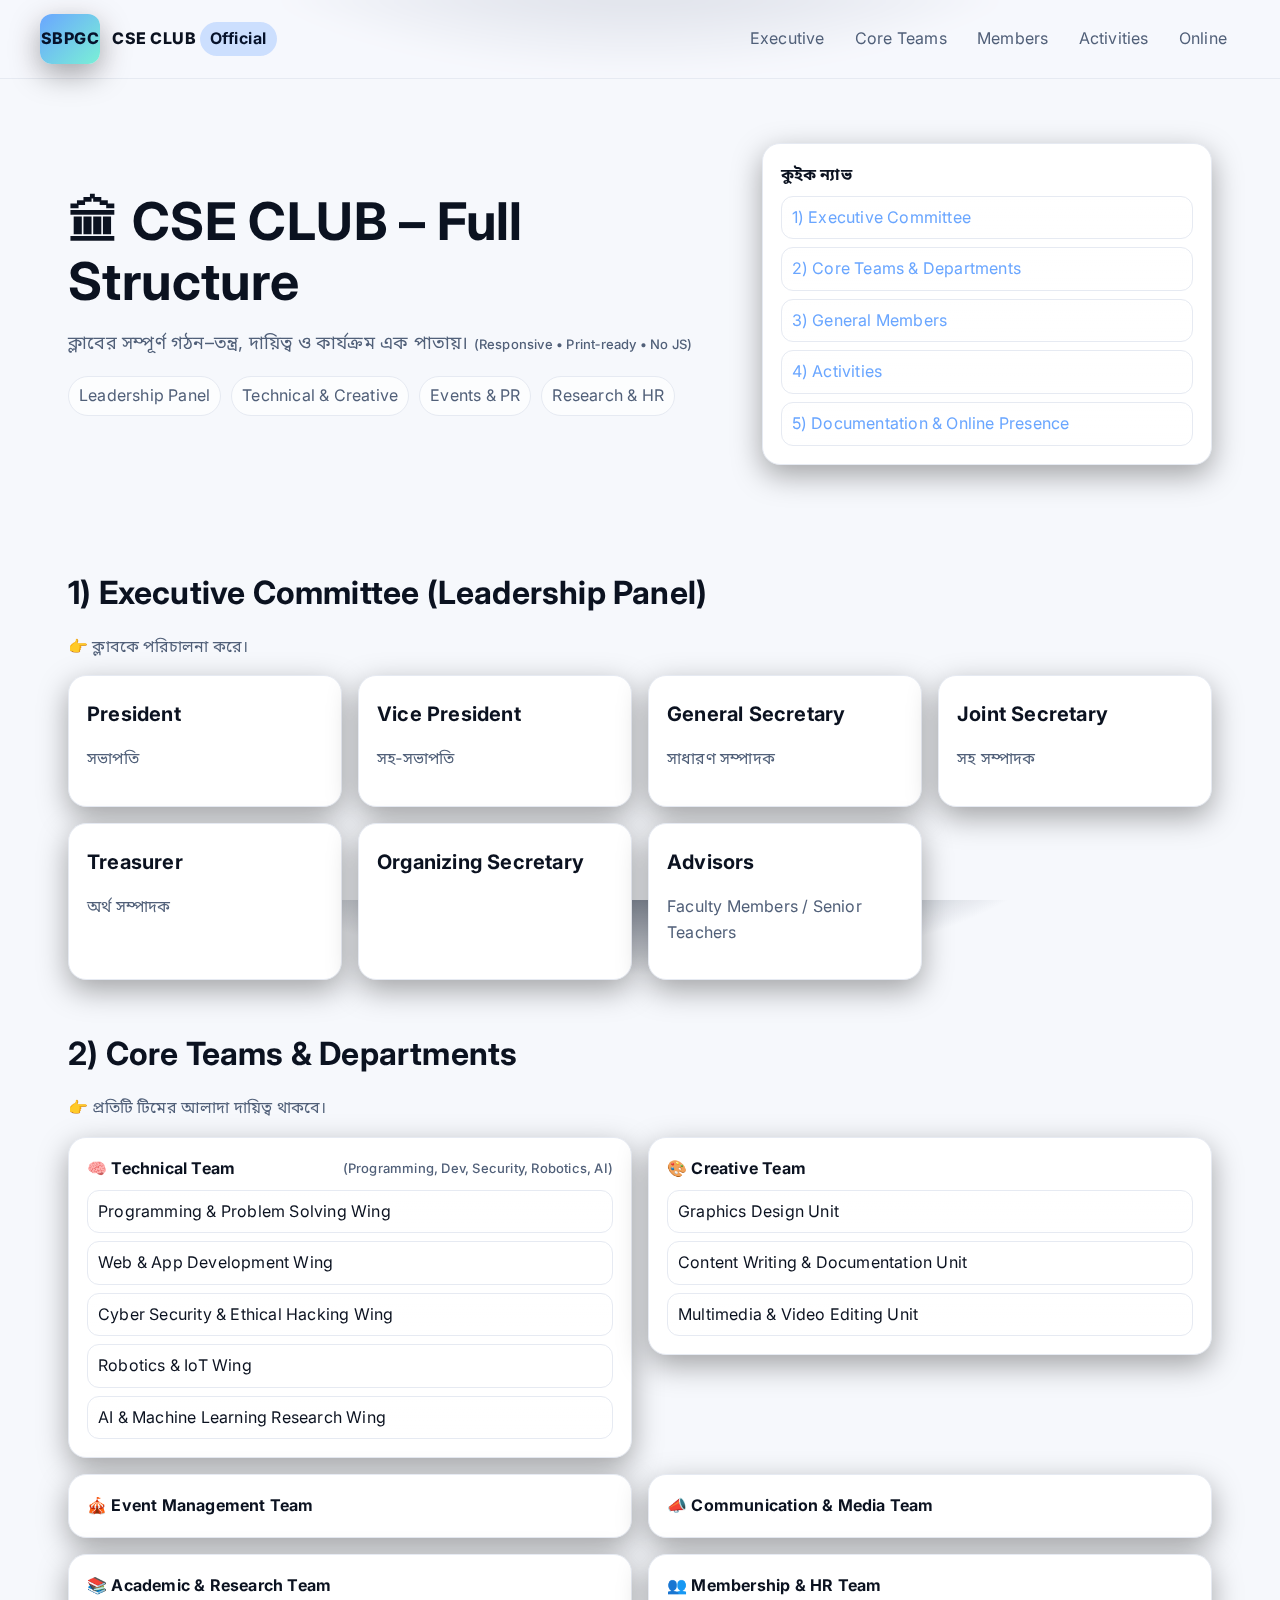
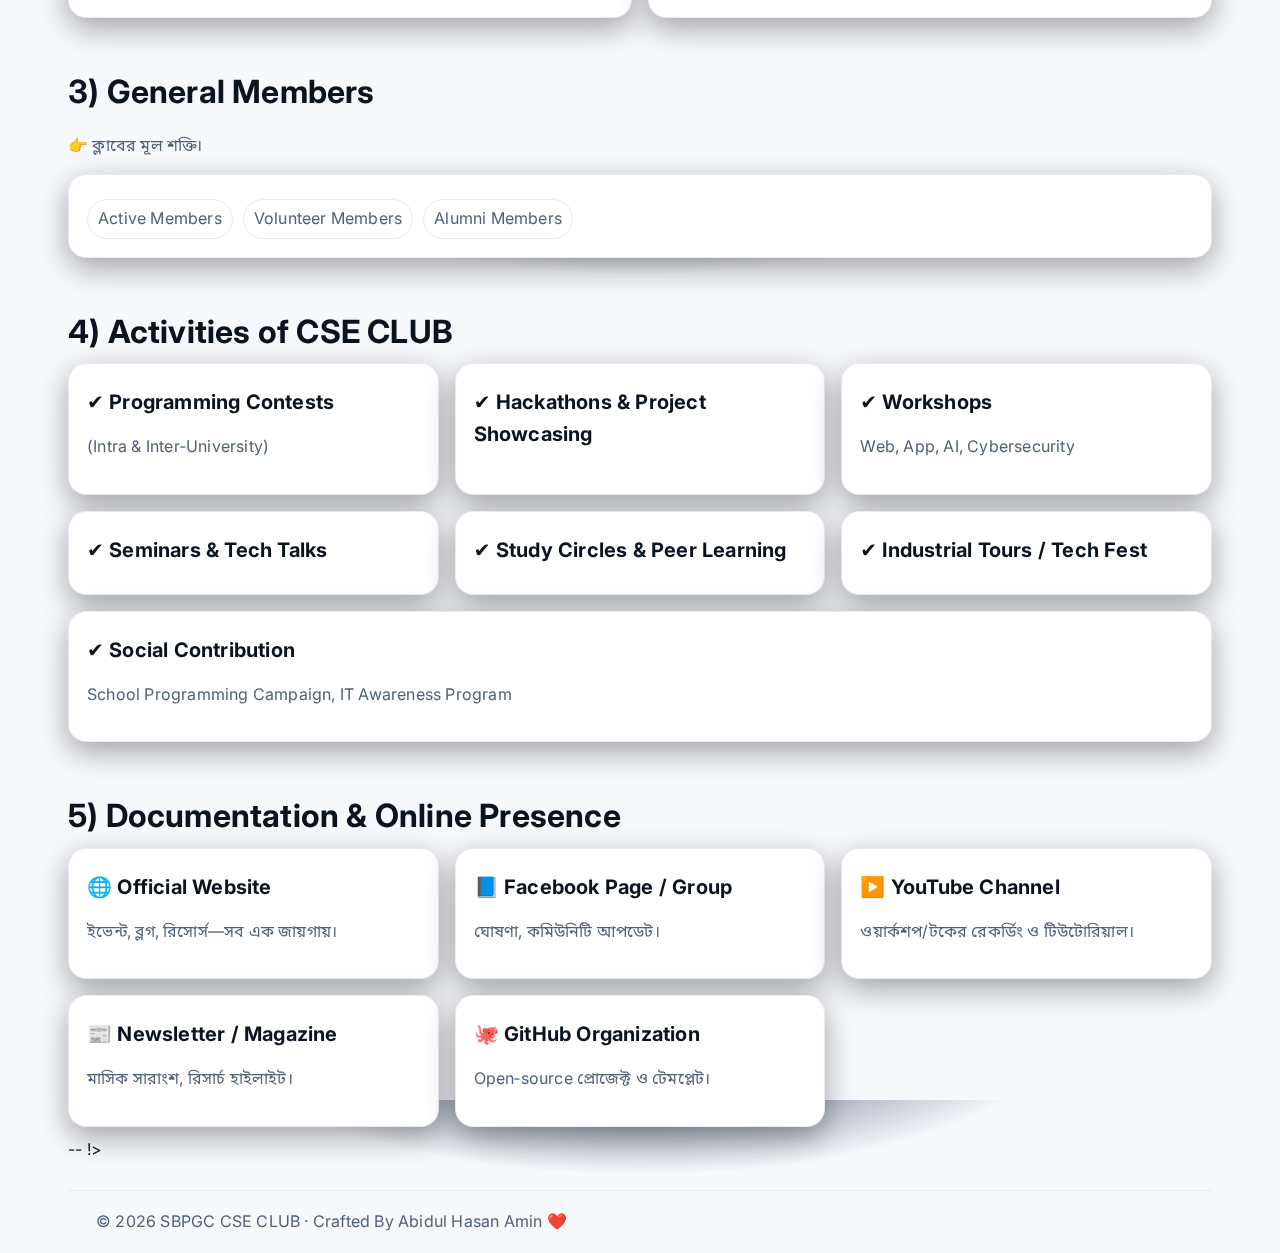
<file: index.html>
<!doctype html>
<html lang="bn">
<head>
  <meta charset="utf-8" />
  <meta name="viewport" content="width=device-width, initial-scale=1" />
  <title>CSE CLUB – Official Structure</title>
  <meta name="description" content="SBPGC CSE CLUB – Full Structure, Teams, Activities & Online Presence" />
  <link rel="preconnect" href="https://fonts.gstatic.com" crossorigin>
  <link href="https://fonts.googleapis.com/css2?family=Inter:wght@400;500;600;700;800&family=Noto+Sans+Bengali:wght@400;500;600;700&display=swap" rel="stylesheet">
  <style>
    :root{
      --bg: #0b1220;
      --card: #111b2d;
      --muted: #9db0cc;
      --text: #e8f0ff;
      --brand: #6aa6ff;
      --accent: #7af0d6;
      --ring: #3658ff44;
      --border: #24324a;
      --shadow: 0 10px 30px rgba(0,0,0,.35);
      --radius: 18px;
      --max: 1200px;
    }
    @media (prefers-color-scheme: light){
      :root{ --bg:#f6f8fc; --card:#ffffff; --text:#0b1220; --muted:#516079; --border:#e6eaf2; --ring:#3658ff22; }
      body{ background-image: radial-gradient(600px 200px at 10% 0%, #eaf1ff 0%, transparent 50%), radial-gradient(600px 200px at 90% 0%, #eefaf6 0%, transparent 50%); }
    }
    *{ box-sizing: border-box }
    html,body{ height:100% }
    body{
      margin:0; font-family: 'Inter','Noto Sans Bengali',system-ui,-apple-system,Segoe UI,Roboto,Helvetica,Arial,"Noto Sans",sans-serif;
      color:var(--text); background:var(--bg);
      line-height:1.6; letter-spacing:.2px;
      background-image: radial-gradient(800px 300px at 50% -10%, #11203d 0%, transparent 55%);
    }
    a{ color:var(--brand); text-decoration:none }
    a:hover{ text-decoration:underline }

    .container{ width:100%; max-width:var(--max); margin-inline:auto; padding-inline:clamp(16px,3vw,28px); }
    header{
      position: sticky; top: 0; z-index: 100;
      backdrop-filter: saturate(1.2) blur(8px);
      background: color-mix(in oklab, var(--bg) 80%, transparent);
      border-bottom:1px solid var(--border);
    }
    .nav{ display:flex; align-items:center; gap:18px; padding:14px 0; }
    .brand{ display:flex; align-items:center; gap:12px; font-weight:800; letter-spacing:.5px; }
    .logo{ width:60px; height:50px; border-radius:12px; display:grid; place-items:center; font-weight:800; color:#06122b; background:linear-gradient(135deg,var(--brand),var(--accent)); box-shadow:var(--shadow) }
    .spacer{ flex:1 }
    .nav a{ padding:8px 12px; border-radius:12px; color:var(--muted); border:1px solid transparent }
    .nav a:hover{ color:var(--text); border-color:var(--border); background: color-mix(in oklab, var(--card) 70%, transparent) }

    .hero{ padding: clamp(28px, 6vw, 64px) 0; }
    .hero .wrap{ display:grid; gap:18px; grid-template-columns: 1.2fr .8fr; align-items:center; }
    @media (max-width: 900px){ .hero .wrap{ grid-template-columns: 1fr; } }
    h1{ font-size: clamp(28px, 4.6vw, 52px); line-height:1.15; margin:0; letter-spacing:.4px }
    .lead{ color:var(--muted); font-size: clamp(14px, 1.6vw, 18px); }
    .chips{ display:flex; gap:10px; flex-wrap:wrap; margin-top:6px }
    .chip{ padding:6px 10px; border:1px solid var(--border); border-radius:999px; color:var(--muted); background: color-mix(in oklab, var(--card) 70%, transparent) }
    .hero-card{ background:var(--card); border:1px solid var(--border); border-radius:var(--radius); padding:18px; box-shadow:var(--shadow) }


    section{ padding: 26px 0 10px }
    .section-title{ font-size: clamp(20px, 2.6vw, 32px); margin: 12px 0 6px }
    .muted{ color:var(--muted) }


    .grid{ display:grid; gap:16px; grid-template-columns: repeat(12, 1fr) }
    .col-3{ grid-column: span 3 }
    .col-4{ grid-column: span 4 }
    .col-6{ grid-column: span 6 }
    .col-12{ grid-column: span 12 }
    @media (max-width: 1100px){ .col-6{ grid-column: span 12 } .col-4{ grid-column: span 6 } .col-3{ grid-column: span 6 } }
    @media (max-width: 620px){ .col-3,.col-4{ grid-column: span 12 } }

    .card{
      background: var(--card); border:1px solid var(--border); border-radius: var(--radius);
      padding:18px; box-shadow: var(--shadow);
    }
    .card h3{ margin:4px 0 10px; font-size: clamp(16px, 1.8vw, 20px) }
    .tag{ display:inline-flex; align-items:center; gap:8px; border:1px solid var(--border); padding:6px 10px; border-radius:10px; color:var(--muted); background: color-mix(in oklab, var(--card) 70%, transparent) }


    ul.clean{ list-style:none; padding:0; margin:6px 0 0 }
    ul.clean li{ padding:8px 10px; border:1px solid var(--border); border-radius:12px; margin-top:8px; background:linear-gradient(180deg, color-mix(in oklab, var(--card) 80%, transparent), color-mix(in oklab, var(--card) 90%, transparent)); }


    details{ border:1px solid var(--border); border-radius:14px; padding:10px 12px; background:var(--card) }
    details + details{ margin-top:10px }
    summary{ cursor:pointer; list-style:none; display:flex; align-items:center; justify-content:space-between; gap:12px; font-weight:700 }
    summary::-webkit-details-marker{ display:none }
    .hint{ color:var(--muted); font-weight:500; font-size: 13px }


    .pill{ display:inline-block; padding:4px 10px; border-radius:999px; background: color-mix(in oklab, var(--brand) 30%, transparent); color:#06122b; font-weight:700 }


    footer{ border-top:1px solid var(--border); margin-top:28px; padding:18px 0; color:var(--muted); }


    @media print{
      header, .hero .wrap > div:last-child, .chips, .hint{ display:none !important }
      body{ background:#fff; color:#000 }
      .card{ break-inside: avoid }
      a{ color:#000; text-decoration:none }
    }
  </style>
</head>
<body>
  <header>
    <div class="container nav">
      <div class="brand">
        <div class="logo">SBPGC</div>
        <div>CSE CLUB <span class="pill">Official</span></div>
      </div>
      <div class="spacer"></div>
      <nav class="links">
        <a href="#exec">Executive</a>
        <a href="#core">Core Teams</a>
        <a href="#members">Members</a>
        <a href="#activities">Activities</a>
        <a href="#online">Online</a>
      </nav>
    </div>
  </header>

  <main class="container">
    <section class="hero">
      <div class="wrap">
        <div>
          <h1>🏛 CSE CLUB – Full Structure</h1>
          <p class="lead">ক্লাবের সম্পূর্ণ গঠন–তন্ত্র, দায়িত্ব ও কার্যক্রম এক পাতায়। <span class="hint">(Responsive • Print‑ready • No JS)</span></p>
          <div class="chips">
            <span class="chip">Leadership Panel</span>
            <span class="chip">Technical & Creative</span>
            <span class="chip">Events & PR</span>
            <span class="chip">Research & HR</span>
          </div>
        </div>
        <div class="hero-card">
          <strong>কুইক ন্যাভ</strong>
          <ul class="clean">
            <li><a href="#exec">1) Executive Committee</a></li>
            <li><a href="#core">2) Core Teams & Departments</a></li>
            <li><a href="#members">3) General Members</a></li>
            <li><a href="#activities">4) Activities</a></li>
            <li><a href="#online">5) Documentation & Online Presence</a></li>
          </ul>
        </div>
      </div>
    </section>


    <section id="exec">
      <h2 class="section-title">1) Executive Committee (Leadership Panel)</h2>
      <p class="muted">👉 ক্লাবকে পরিচালনা করে।</p>
      <div class="grid">
        <div class="card col-3"><h3>President</h3><p class="muted">সভাপতি</p></div>
        <div class="card col-3"><h3>Vice President</h3><p class="muted">সহ‑সভাপতি</p></div>
        <div class="card col-3"><h3>General Secretary</h3><p class="muted">সাধারণ সম্পাদক</p></div>
        <div class="card col-3"><h3>Joint Secretary</h3><p class="muted">সহ সম্পাদক</p></div>
        <div class="card col-3"><h3>Treasurer</h3><p class="muted">অর্থ সম্পাদক</p></div>
        <div class="card col-3"><h3>Organizing Secretary</h3></div>
        <div class="card col-3"><h3>Advisors</h3><p class="muted">Faculty Members / Senior Teachers</p></div>
      </div>
    </section>


    <section id="core">
      <h2 class="section-title">2) Core Teams & Departments</h2>
      <p class="muted">👉 প্রতিটি টিমের আলাদা দায়িত্ব থাকবে।</p>

      <div class="grid">
        <div class="col-6">
          <details open class="card">
            <summary>🧠 Technical Team <span class="hint">(Programming, Dev, Security, Robotics, AI)</span></summary>
            <ul class="clean">
              <li>Programming & Problem Solving Wing</li>
              <li>Web & App Development Wing</li>
              <li>Cyber Security & Ethical Hacking Wing</li>
              <li>Robotics & IoT Wing</li>
              <li>AI & Machine Learning Research Wing</li>
            </ul>
          </details>
        </div>
        <div class="col-6">
          <details open class="card">
            <summary>🎨 Creative Team</summary>
            <ul class="clean">
              <li>Graphics Design Unit</li>
              <li>Content Writing & Documentation Unit</li>
              <li>Multimedia & Video Editing Unit</li>
            </ul>
          </details>
        </div>

        <div class="col-6">
          <details class="card">
            <summary>🎪 Event Management Team</summary>
            <ul class="clean">
              <li>Workshop & Seminar Unit</li>
              <li>Contest & Hackathon Organizer</li>
              <li>Logistic & Stage Management</li>
            </ul>
          </details>
        </div>
        <div class="col-6">
          <details class="card">
            <summary>📣 Communication & Media Team</summary>
            <ul class="clean">
              <li>Public Relations (PR) Unit</li>
              <li>Social Media Management</li>
              <li>Photography & Videography Unit</li>
            </ul>
          </details>
        </div>

        <div class="col-6">
          <details class="card">
            <summary>📚 Academic & Research Team</summary>
            <ul class="clean">
              <li>Study Circle / Group Discussion</li>
              <li>Research & Publication</li>
              <li>Journal / Blog Management</li>
            </ul>
          </details>
        </div>
        <div class="col-6">
          <details class="card">
            <summary>👥 Membership & HR Team</summary>
            <ul class="clean">
              <li>Member Recruitment & Registration</li>
              <li>Training & Mentorship</li>
              <li>Alumni Relations</li>
            </ul>
          </details>
        </div>
      </div>
    </section>


    <section id="members">
      <h2 class="section-title">3) General Members</h2>
      <p class="muted">👉 ক্লাবের মূল শক্তি।</p>
      <div class="card">
        <div class="chips">
          <span class="chip">Active Members</span>
          <span class="chip">Volunteer Members</span>
          <span class="chip">Alumni Members</span>
        </div>
      </div>
    </section>


    <section id="activities">
      <h2 class="section-title">4) Activities of CSE CLUB</h2>
      <div class="grid">
        <div class="card col-4"><h3>✔ Programming Contests</h3><p class="muted">(Intra & Inter‑University)</p></div>
        <div class="card col-4"><h3>✔ Hackathons & Project Showcasing</h3></div>
        <div class="card col-4"><h3>✔ Workshops</h3><p class="muted">Web, App, AI, Cybersecurity</p></div>
        <div class="card col-4"><h3>✔ Seminars & Tech Talks</h3></div>
        <div class="card col-4"><h3>✔ Study Circles & Peer Learning</h3></div>
        <div class="card col-4"><h3>✔ Industrial Tours / Tech Fest</h3></div>
        <div class="card col-12"><h3>✔ Social Contribution</h3><p class="muted">School Programming Campaign, IT Awareness Program</p></div>
      </div>
    </section>


    <section id="online">
      <h2 class="section-title">5) Documentation & Online Presence</h2>
      <div class="grid">
        <div class="card col-4">
          <h3>🌐 Official Website</h3>
          <p class="muted">ইভেন্ট, ব্লগ, রিসোর্স—সব এক জায়গায়।</p>
        </div>
        <div class="card col-4">
          <h3>📘 Facebook Page / Group</h3>
          <p class="muted">ঘোষণা, কমিউনিটি আপডেট।</p>
        </div>
        <div class="card col-4">
          <h3>▶️ YouTube Channel</h3>
          <p class="muted">ওয়ার্কশপ/টকের রেকর্ডিং ও টিউটোরিয়াল।</p>
        </div>
        <div class="card col-4">
          <h3>📰 Newsletter / Magazine</h3>
          <p class="muted">মাসিক সারাংশ, রিসার্চ হাইলাইট।</p>
        </div>
        <div class="card col-4">
          <h3>🐙 GitHub Organization</h3>
          <p class="muted">Open‑source প্রোজেক্ট ও টেমপ্লেট।</p>
        </div>
      </div>
    </section>

    
<! -- I Lover Her More Then She Know :>  -- !>



    <footer class="container">
      © <span id="y"></span> SBPGC CSE CLUB · Crafted By Abidul Hasan Amin ❤️
    </footer>
  </main>

  <script>
    // small: current year
    document.getElementById('y').textContent = new Date().getFullYear();
  </script>
</body>
</html>
</file>
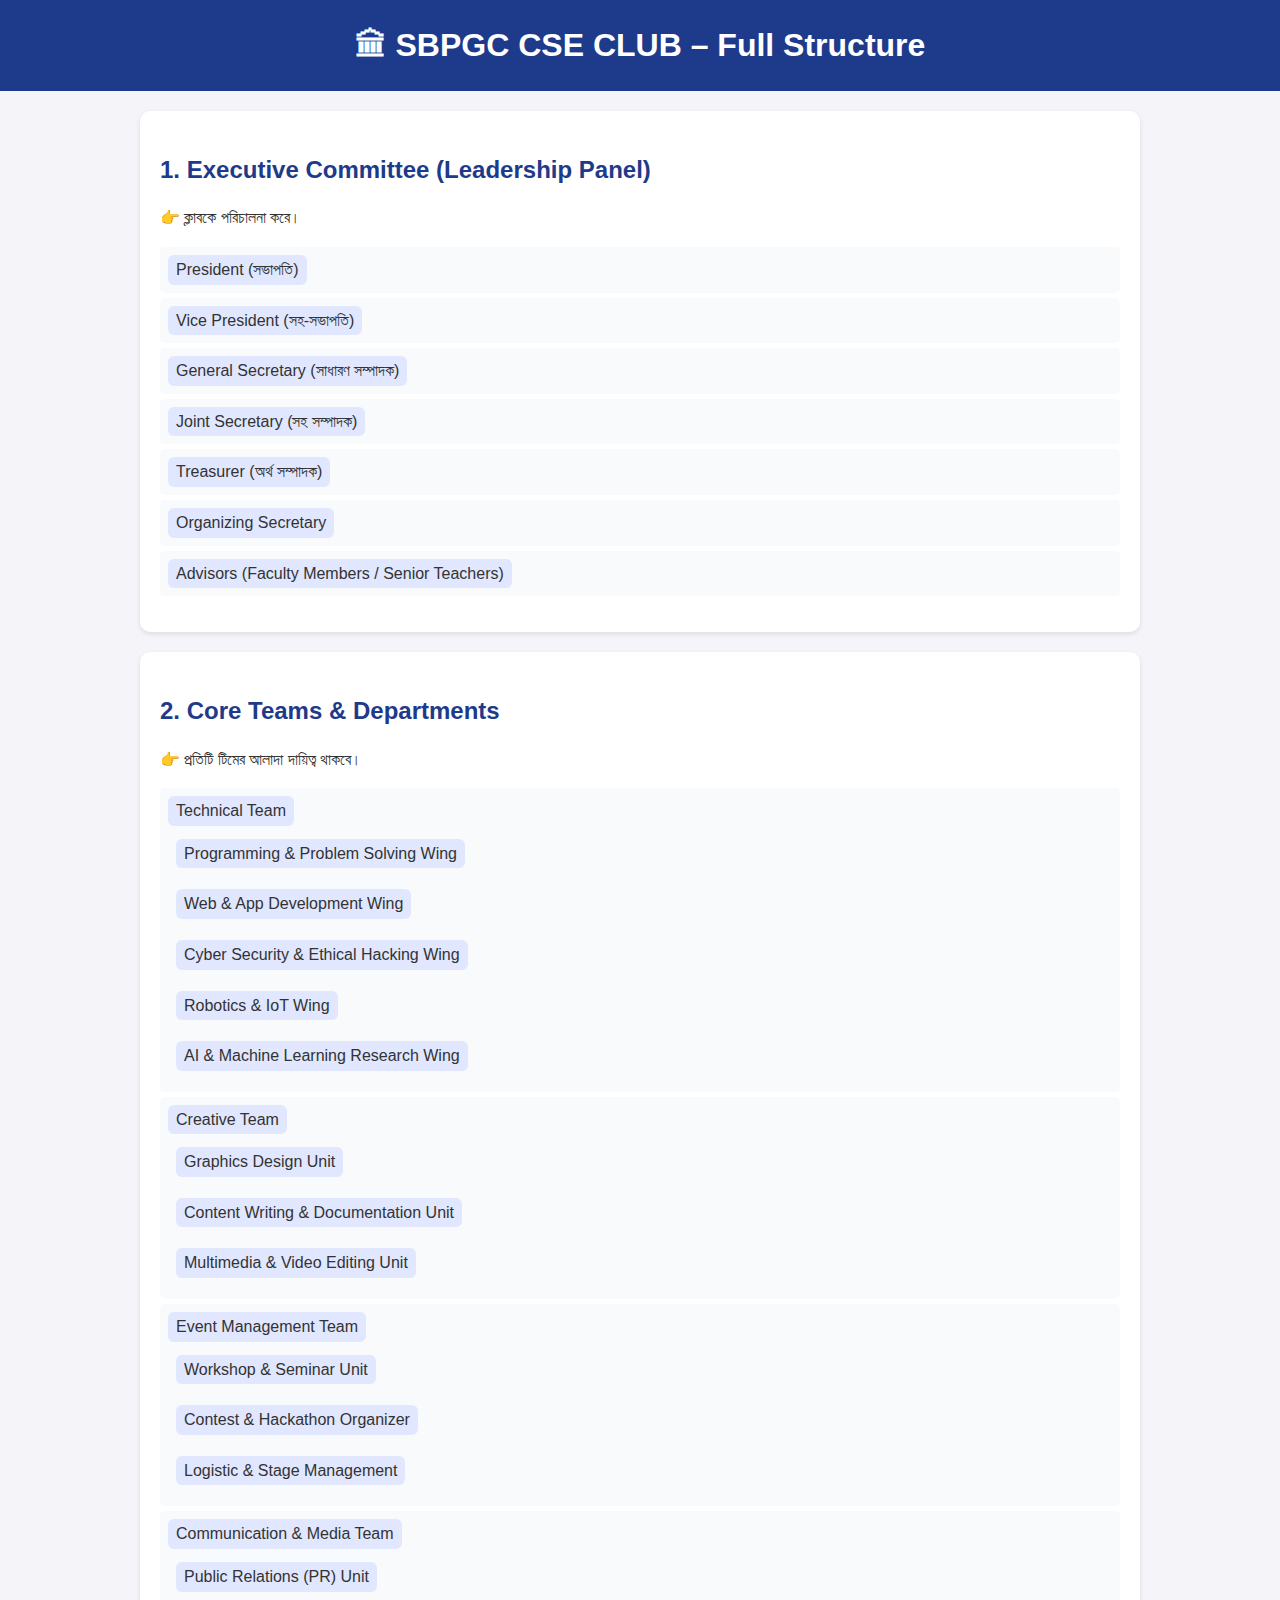
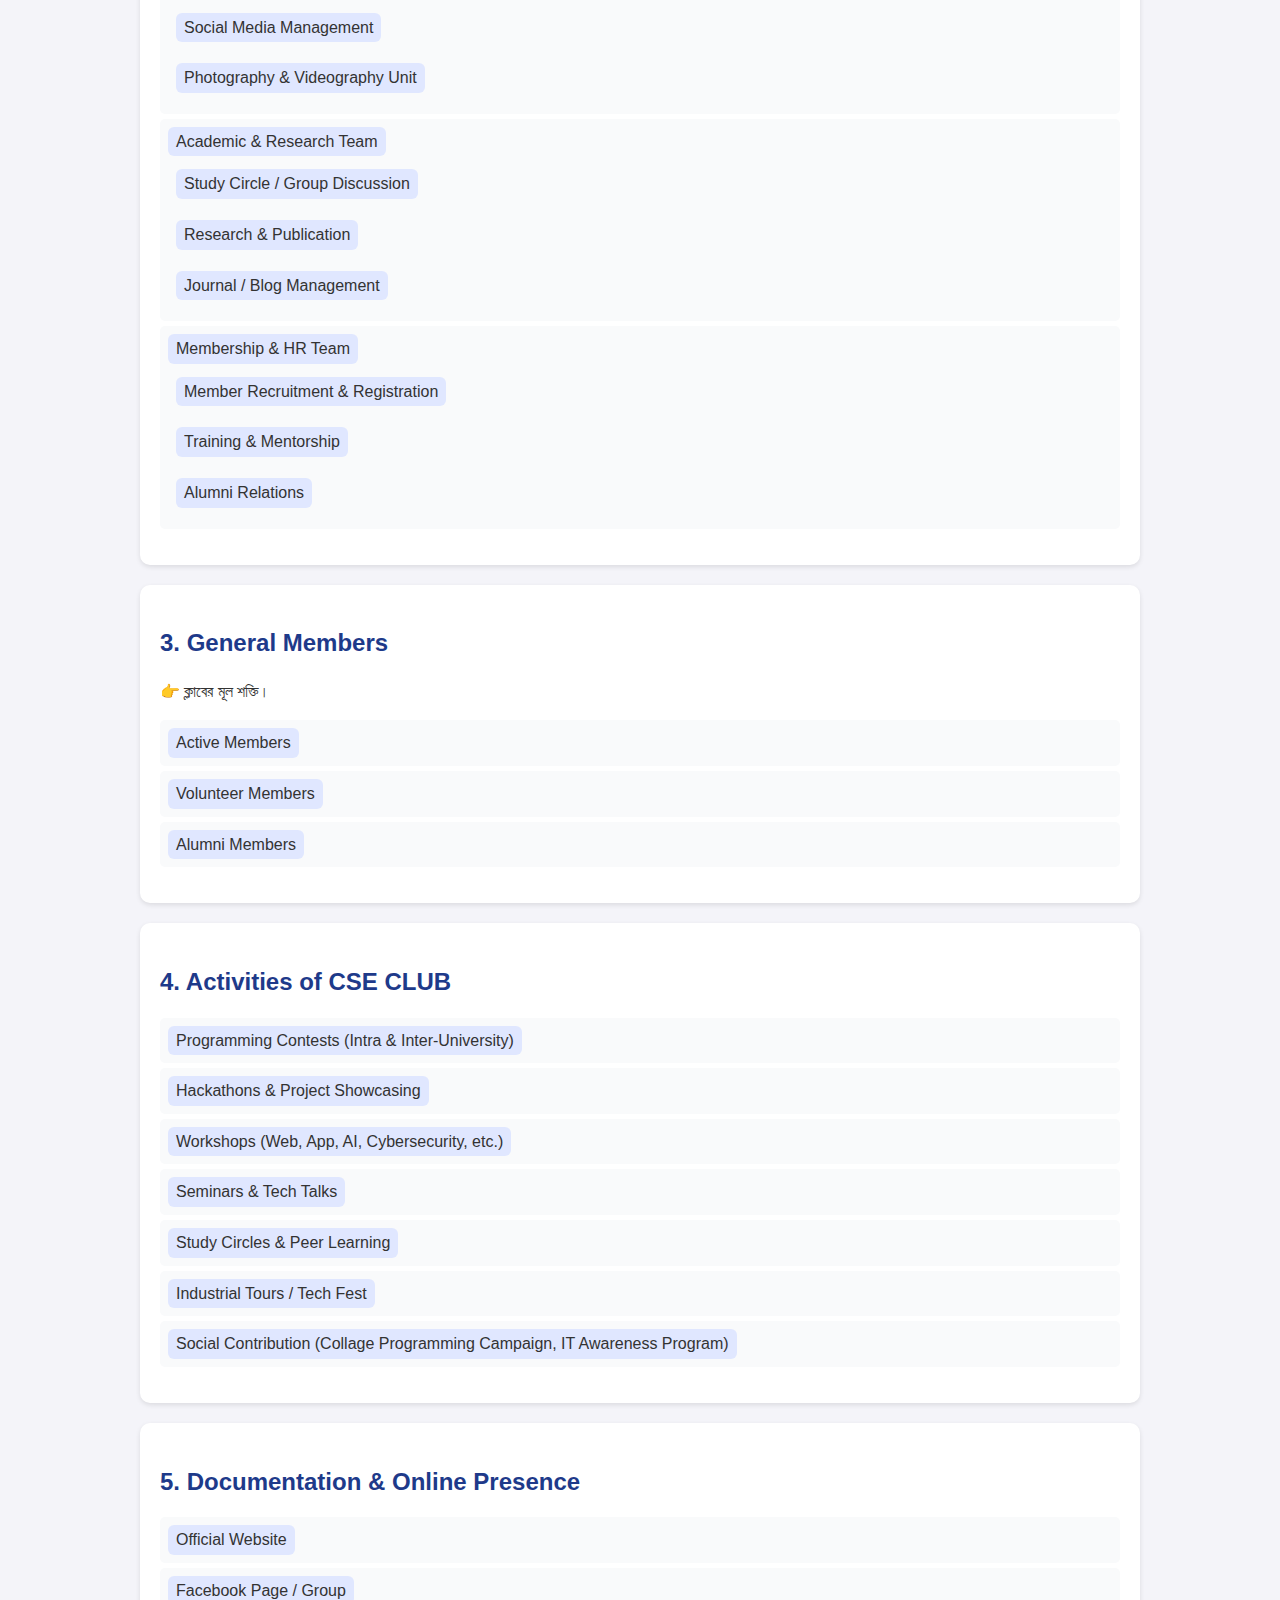
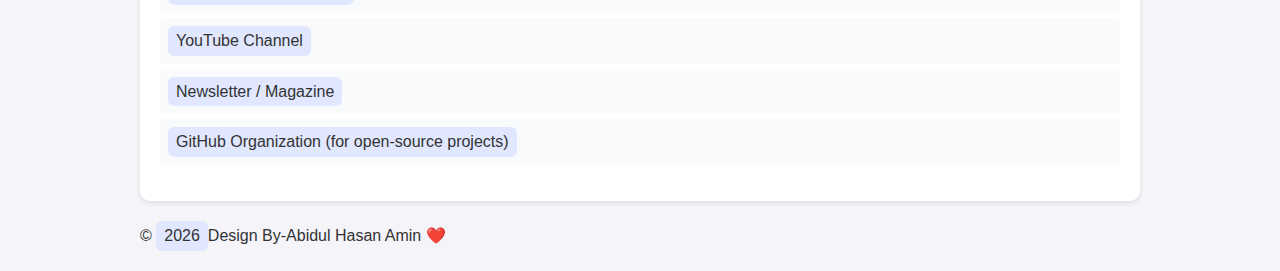
<file: Basic/index.html>
<!DOCTYPE html>
<html lang="en">
<head>
  <meta charset="UTF-8">
  <meta name="viewport" content="width=device-width, initial-scale=1.0">
  <title>SBPGC CSE CLUB</title>
  <style>
    body {
      font-family: Arial, sans-serif;
      line-height: 1.6;
      margin: 0;
      padding: 0;
      background: #f4f4f9;
      color: #333;
    }
    header {
      background: #1e3a8a;
      color: #fff;
      padding: 20px 0;
      text-align: center;
    }
    header h1 {
      margin: 0;
    }
    .container {
      width: 90%;
      max-width: 1000px;
      margin: 20px auto;
    }
    section {
      margin-bottom: 20px;
      background: #fff;
      padding: 20px;
      border-radius: 10px;
      box-shadow: 0 2px 5px rgba(0,0,0,0.1);
    }
    h2 {
      color: #1e3a8a;
      margin-bottom: 10px;
    }
    ul {
      list-style: none;
      padding: 0;
    }
    li {
      background: #f9fafb;
      margin: 5px 0;
      padding: 8px;
      border-radius: 5px;
      transition: 0.3s;
      cursor: pointer;
    }
    li:hover {
      background: #dbeafe;
      transform: scale(1.02);
    }
    span {
      display: inline-block;
      padding: 2px 8px;
      border-radius: 6px;
      background: #e0e7ff;
      transition: all 0.3s ease;
    }
    li:hover span {
      background: #1e3a8a;
      color: #fff;
    }
  </style>
</head>
<body>
  <header>
    <h1>🏛 SBPGC CSE CLUB – Full Structure</h1>
  </header>
  <div class="container">
    <section>
      <h2>1. Executive Committee (Leadership Panel)</h2>
      <p>👉 ক্লাবকে পরিচালনা করে।</p>
      <ul>
        <li><span>President (সভাপতি)</span></li>
        <li><span>Vice President (সহ-সভাপতি)</span></li>
        <li><span>General Secretary (সাধারণ সম্পাদক)</span></li>
        <li><span>Joint Secretary (সহ সম্পাদক)</span></li>
        <li><span>Treasurer (অর্থ সম্পাদক)</span></li>
        <li><span>Organizing Secretary</span></li>
        <li><span>Advisors (Faculty Members / Senior Teachers)</span></li>
      </ul>
    </section>

    <section>
      <h2>2. Core Teams & Departments</h2>
      <p>👉 প্রতিটি টিমের আলাদা দায়িত্ব থাকবে।</p>
      <ul>
        <li><span>Technical Team</span>
          <ul>
            <li><span>Programming & Problem Solving Wing</span></li>
            <li><span>Web & App Development Wing</span></li>
            <li><span>Cyber Security & Ethical Hacking Wing</span></li>
            <li><span>Robotics & IoT Wing</span></li>
            <li><span>AI & Machine Learning Research Wing</span></li>
          </ul>
        </li>
        <li><span>Creative Team</span>
          <ul>
            <li><span>Graphics Design Unit</span></li>
            <li><span>Content Writing & Documentation Unit</span></li>
            <li><span>Multimedia & Video Editing Unit</span></li>
          </ul>
        </li>
        <li><span>Event Management Team</span>
          <ul>
            <li><span>Workshop & Seminar Unit</span></li>
            <li><span>Contest & Hackathon Organizer</span></li>
            <li><span>Logistic & Stage Management</span></li>
          </ul>
        </li>
        <li><span>Communication & Media Team</span>
          <ul>
            <li><span>Public Relations (PR) Unit</span></li>
            <li><span>Social Media Management</span></li>
            <li><span>Photography & Videography Unit</span></li>
          </ul>
        </li>
        <li><span>Academic & Research Team</span>
          <ul>
            <li><span>Study Circle / Group Discussion</span></li>
            <li><span>Research & Publication</span></li>
            <li><span>Journal / Blog Management</span></li>
          </ul>
        </li>
        <li><span>Membership & HR Team</span>
          <ul>
            <li><span>Member Recruitment & Registration</span></li>
            <li><span>Training & Mentorship</span></li>
            <li><span>Alumni Relations</span></li>
          </ul>
        </li>
      </ul>
    </section>

    <section>
      <h2>3. General Members</h2>
      <p>👉 ক্লাবের মূল শক্তি।</p>
      <ul>
        <li><span>Active Members</span></li>
        <li><span>Volunteer Members</span></li>
        <li><span>Alumni Members</span></li>
      </ul>
    </section>

    <section>
      <h2>4. Activities of CSE CLUB</h2>
      <ul>
        <li><span>Programming Contests (Intra & Inter-University)</span></li>
        <li><span>Hackathons & Project Showcasing</span></li>
        <li><span>Workshops (Web, App, AI, Cybersecurity, etc.)</span></li>
        <li><span>Seminars & Tech Talks</span></li>
        <li><span>Study Circles & Peer Learning</span></li>
        <li><span>Industrial Tours / Tech Fest</span></li>
        <li><span>Social Contribution (Collage Programming Campaign, IT Awareness Program)</span></li>
      </ul>
    </section>

    <section>
      <h2>5. Documentation & Online Presence</h2>
      <ul>
        <li><span>Official Website</span></li>
        <li><span>Facebook Page / Group</span></li>
        <li><span>YouTube Channel</span></li>
        <li><span>Newsletter / Magazine</span></li>
        <li><span>GitHub Organization (for open-source projects)</span></li>
      </ul>
    </section>
  </div>

    <footer class="container">
      © <span id="y"></span>Design By-Abidul Hasan Amin ❤️
    </footer>
  </main>

  <script>
    document.getElementById('y').textContent = new Date().getFullYear();
  </script>
</body>
</html>
</file>
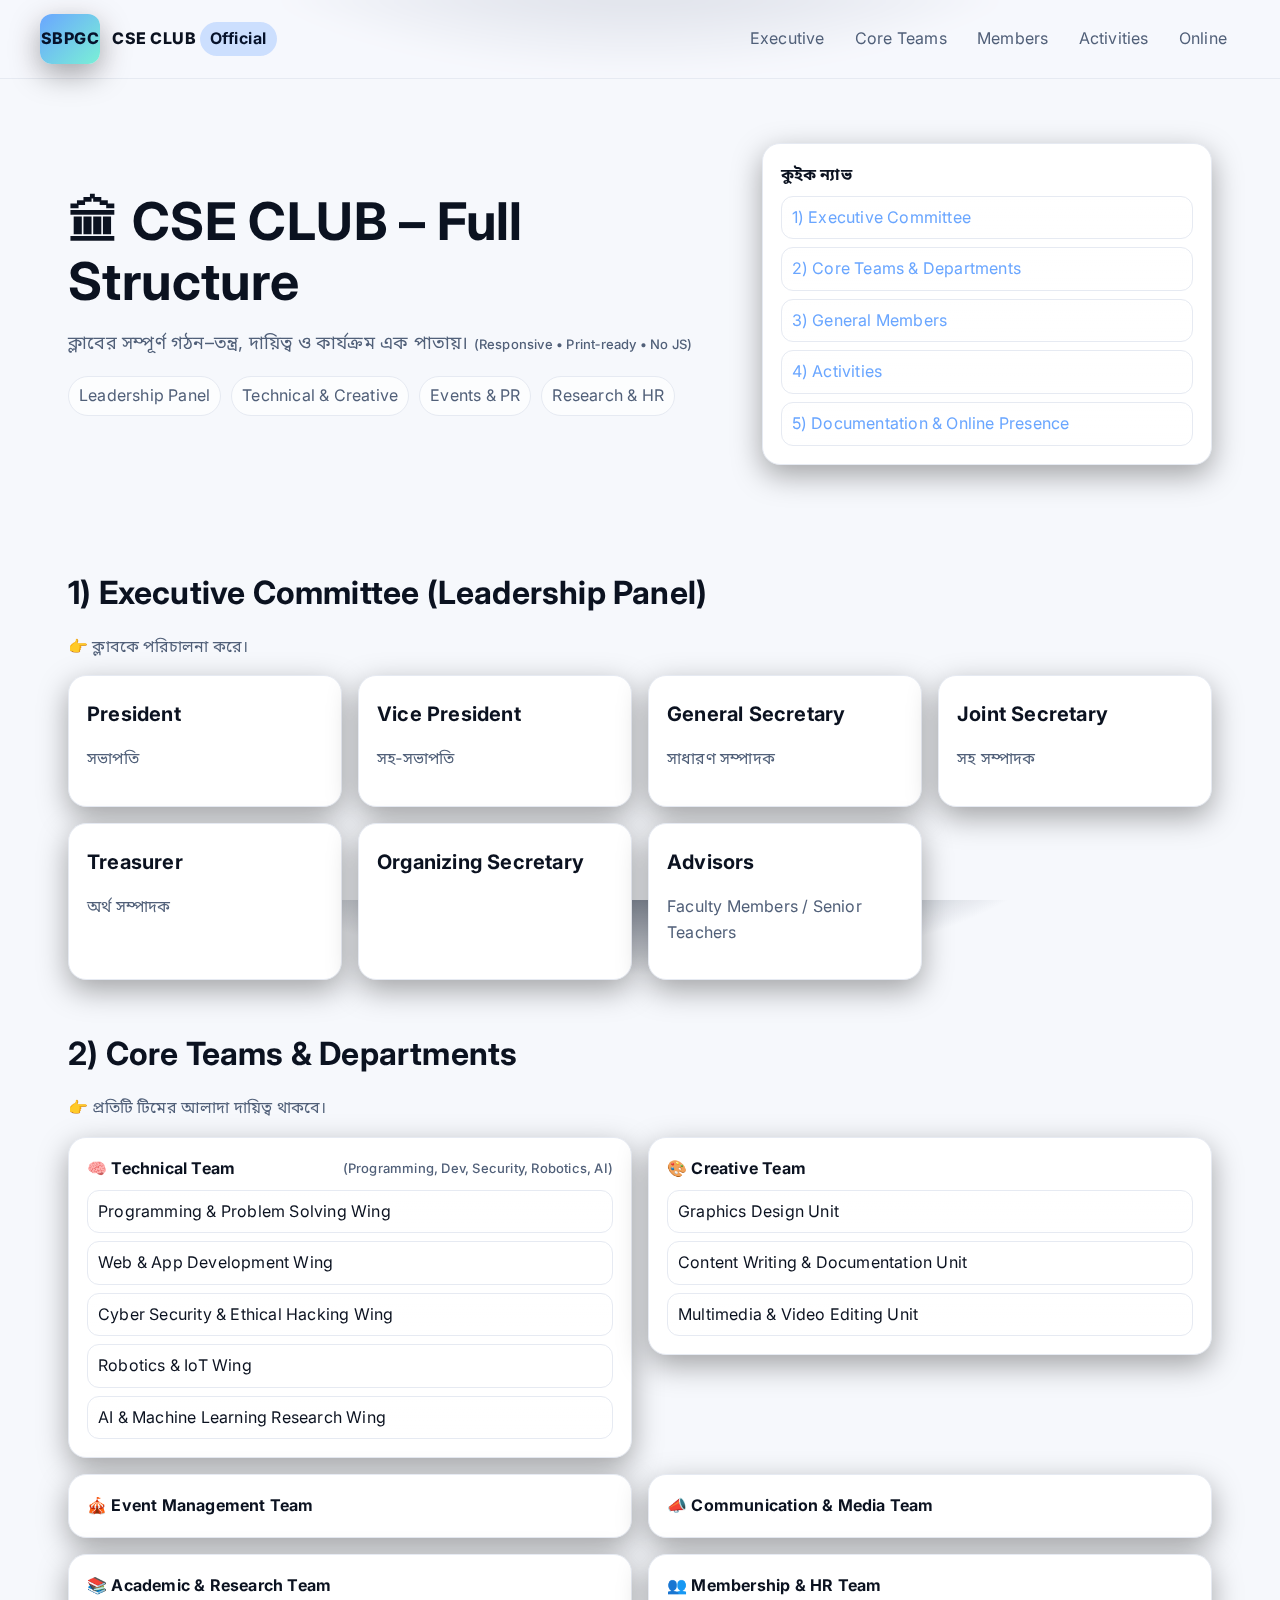
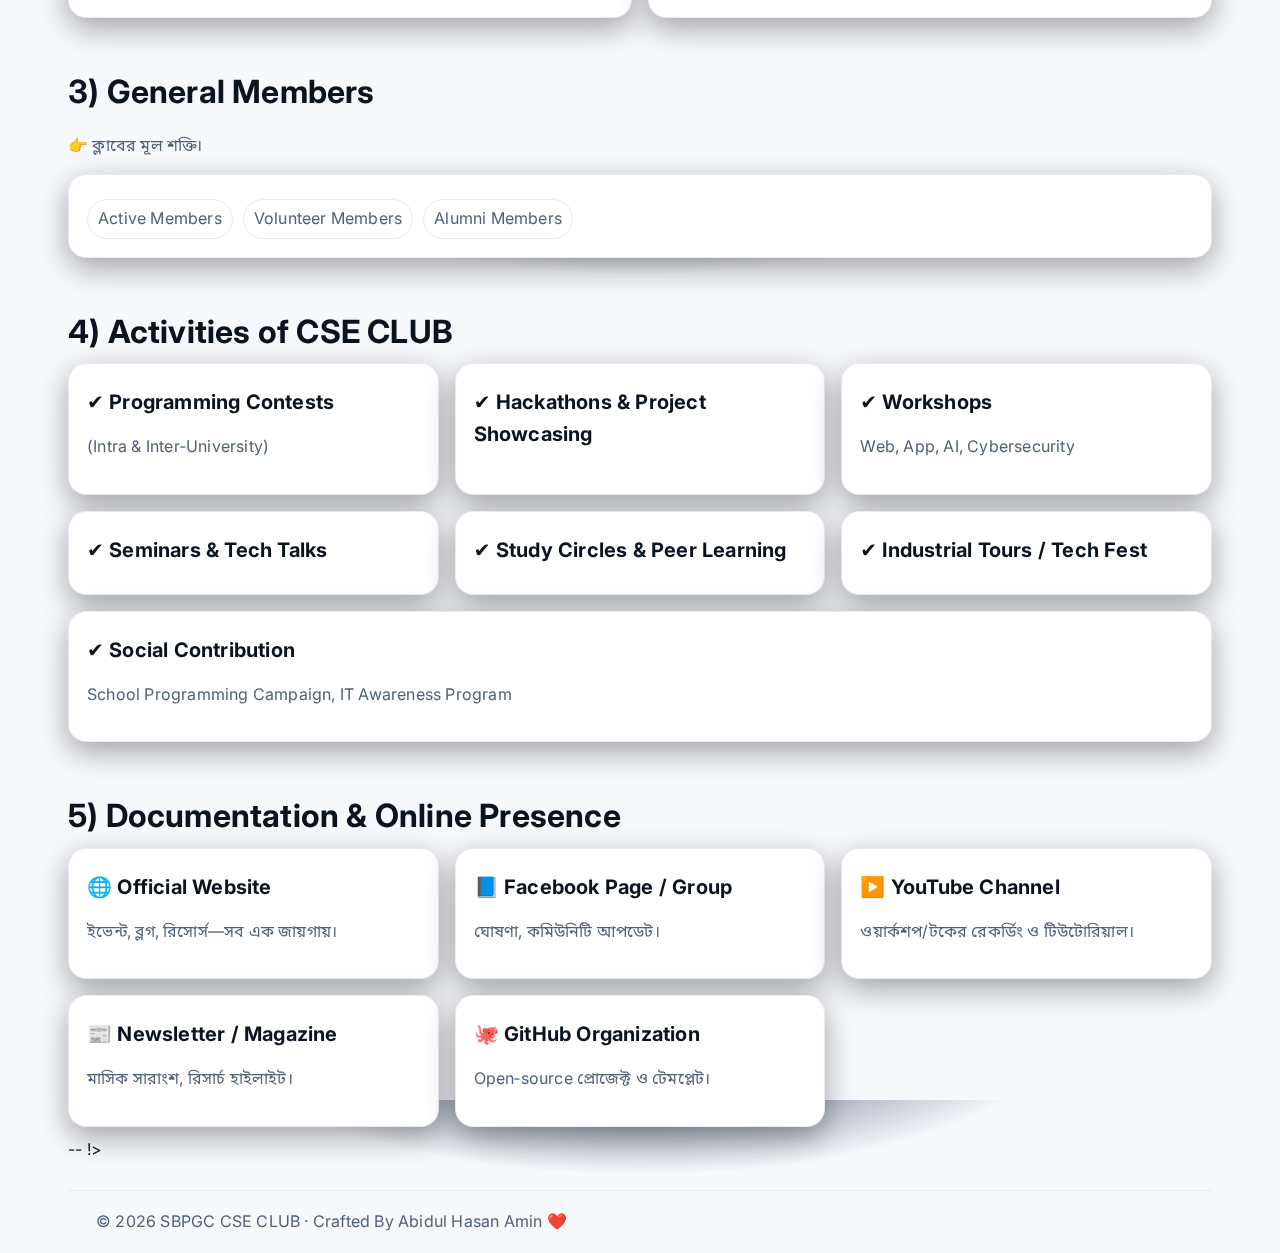
<file: FInal/index.html>
<!doctype html>
<html lang="bn">
<head>
  <meta charset="utf-8" />
  <meta name="viewport" content="width=device-width, initial-scale=1" />
  <title>CSE CLUB – Official Structure</title>
  <meta name="description" content="SBPGC CSE CLUB – Full Structure, Teams, Activities & Online Presence" />
  <link rel="preconnect" href="https://fonts.gstatic.com" crossorigin>
  <link href="https://fonts.googleapis.com/css2?family=Inter:wght@400;500;600;700;800&family=Noto+Sans+Bengali:wght@400;500;600;700&display=swap" rel="stylesheet">
  <style>
    :root{
      --bg: #0b1220;
      --card: #111b2d;
      --muted: #9db0cc;
      --text: #e8f0ff;
      --brand: #6aa6ff;
      --accent: #7af0d6;
      --ring: #3658ff44;
      --border: #24324a;
      --shadow: 0 10px 30px rgba(0,0,0,.35);
      --radius: 18px;
      --max: 1200px;
    }
    @media (prefers-color-scheme: light){
      :root{ --bg:#f6f8fc; --card:#ffffff; --text:#0b1220; --muted:#516079; --border:#e6eaf2; --ring:#3658ff22; }
      body{ background-image: radial-gradient(600px 200px at 10% 0%, #eaf1ff 0%, transparent 50%), radial-gradient(600px 200px at 90% 0%, #eefaf6 0%, transparent 50%); }
    }
    *{ box-sizing: border-box }
    html,body{ height:100% }
    body{
      margin:0; font-family: 'Inter','Noto Sans Bengali',system-ui,-apple-system,Segoe UI,Roboto,Helvetica,Arial,"Noto Sans",sans-serif;
      color:var(--text); background:var(--bg);
      line-height:1.6; letter-spacing:.2px;
      background-image: radial-gradient(800px 300px at 50% -10%, #11203d 0%, transparent 55%);
    }
    a{ color:var(--brand); text-decoration:none }
    a:hover{ text-decoration:underline }

    .container{ width:100%; max-width:var(--max); margin-inline:auto; padding-inline:clamp(16px,3vw,28px); }
    header{
      position: sticky; top: 0; z-index: 100;
      backdrop-filter: saturate(1.2) blur(8px);
      background: color-mix(in oklab, var(--bg) 80%, transparent);
      border-bottom:1px solid var(--border);
    }
    .nav{ display:flex; align-items:center; gap:18px; padding:14px 0; }
    .brand{ display:flex; align-items:center; gap:12px; font-weight:800; letter-spacing:.5px; }
    .logo{ width:60px; height:50px; border-radius:12px; display:grid; place-items:center; font-weight:800; color:#06122b; background:linear-gradient(135deg,var(--brand),var(--accent)); box-shadow:var(--shadow) }
    .spacer{ flex:1 }
    .nav a{ padding:8px 12px; border-radius:12px; color:var(--muted); border:1px solid transparent }
    .nav a:hover{ color:var(--text); border-color:var(--border); background: color-mix(in oklab, var(--card) 70%, transparent) }

    .hero{ padding: clamp(28px, 6vw, 64px) 0; }
    .hero .wrap{ display:grid; gap:18px; grid-template-columns: 1.2fr .8fr; align-items:center; }
    @media (max-width: 900px){ .hero .wrap{ grid-template-columns: 1fr; } }
    h1{ font-size: clamp(28px, 4.6vw, 52px); line-height:1.15; margin:0; letter-spacing:.4px }
    .lead{ color:var(--muted); font-size: clamp(14px, 1.6vw, 18px); }
    .chips{ display:flex; gap:10px; flex-wrap:wrap; margin-top:6px }
    .chip{ padding:6px 10px; border:1px solid var(--border); border-radius:999px; color:var(--muted); background: color-mix(in oklab, var(--card) 70%, transparent) }
    .hero-card{ background:var(--card); border:1px solid var(--border); border-radius:var(--radius); padding:18px; box-shadow:var(--shadow) }


    section{ padding: 26px 0 10px }
    .section-title{ font-size: clamp(20px, 2.6vw, 32px); margin: 12px 0 6px }
    .muted{ color:var(--muted) }


    .grid{ display:grid; gap:16px; grid-template-columns: repeat(12, 1fr) }
    .col-3{ grid-column: span 3 }
    .col-4{ grid-column: span 4 }
    .col-6{ grid-column: span 6 }
    .col-12{ grid-column: span 12 }
    @media (max-width: 1100px){ .col-6{ grid-column: span 12 } .col-4{ grid-column: span 6 } .col-3{ grid-column: span 6 } }
    @media (max-width: 620px){ .col-3,.col-4{ grid-column: span 12 } }

    .card{
      background: var(--card); border:1px solid var(--border); border-radius: var(--radius);
      padding:18px; box-shadow: var(--shadow);
    }
    .card h3{ margin:4px 0 10px; font-size: clamp(16px, 1.8vw, 20px) }
    .tag{ display:inline-flex; align-items:center; gap:8px; border:1px solid var(--border); padding:6px 10px; border-radius:10px; color:var(--muted); background: color-mix(in oklab, var(--card) 70%, transparent) }


    ul.clean{ list-style:none; padding:0; margin:6px 0 0 }
    ul.clean li{ padding:8px 10px; border:1px solid var(--border); border-radius:12px; margin-top:8px; background:linear-gradient(180deg, color-mix(in oklab, var(--card) 80%, transparent), color-mix(in oklab, var(--card) 90%, transparent)); }


    details{ border:1px solid var(--border); border-radius:14px; padding:10px 12px; background:var(--card) }
    details + details{ margin-top:10px }
    summary{ cursor:pointer; list-style:none; display:flex; align-items:center; justify-content:space-between; gap:12px; font-weight:700 }
    summary::-webkit-details-marker{ display:none }
    .hint{ color:var(--muted); font-weight:500; font-size: 13px }


    .pill{ display:inline-block; padding:4px 10px; border-radius:999px; background: color-mix(in oklab, var(--brand) 30%, transparent); color:#06122b; font-weight:700 }


    footer{ border-top:1px solid var(--border); margin-top:28px; padding:18px 0; color:var(--muted); }


    @media print{
      header, .hero .wrap > div:last-child, .chips, .hint{ display:none !important }
      body{ background:#fff; color:#000 }
      .card{ break-inside: avoid }
      a{ color:#000; text-decoration:none }
    }
  </style>
</head>
<body>
  <header>
    <div class="container nav">
      <div class="brand">
        <div class="logo">SBPGC</div>
        <div>CSE CLUB <span class="pill">Official</span></div>
      </div>
      <div class="spacer"></div>
      <nav class="links">
        <a href="#exec">Executive</a>
        <a href="#core">Core Teams</a>
        <a href="#members">Members</a>
        <a href="#activities">Activities</a>
        <a href="#online">Online</a>
      </nav>
    </div>
  </header>

  <main class="container">
    <section class="hero">
      <div class="wrap">
        <div>
          <h1>🏛 CSE CLUB – Full Structure</h1>
          <p class="lead">ক্লাবের সম্পূর্ণ গঠন–তন্ত্র, দায়িত্ব ও কার্যক্রম এক পাতায়। <span class="hint">(Responsive • Print‑ready • No JS)</span></p>
          <div class="chips">
            <span class="chip">Leadership Panel</span>
            <span class="chip">Technical & Creative</span>
            <span class="chip">Events & PR</span>
            <span class="chip">Research & HR</span>
          </div>
        </div>
        <div class="hero-card">
          <strong>কুইক ন্যাভ</strong>
          <ul class="clean">
            <li><a href="#exec">1) Executive Committee</a></li>
            <li><a href="#core">2) Core Teams & Departments</a></li>
            <li><a href="#members">3) General Members</a></li>
            <li><a href="#activities">4) Activities</a></li>
            <li><a href="#online">5) Documentation & Online Presence</a></li>
          </ul>
        </div>
      </div>
    </section>


    <section id="exec">
      <h2 class="section-title">1) Executive Committee (Leadership Panel)</h2>
      <p class="muted">👉 ক্লাবকে পরিচালনা করে।</p>
      <div class="grid">
        <div class="card col-3"><h3>President</h3><p class="muted">সভাপতি</p></div>
        <div class="card col-3"><h3>Vice President</h3><p class="muted">সহ‑সভাপতি</p></div>
        <div class="card col-3"><h3>General Secretary</h3><p class="muted">সাধারণ সম্পাদক</p></div>
        <div class="card col-3"><h3>Joint Secretary</h3><p class="muted">সহ সম্পাদক</p></div>
        <div class="card col-3"><h3>Treasurer</h3><p class="muted">অর্থ সম্পাদক</p></div>
        <div class="card col-3"><h3>Organizing Secretary</h3></div>
        <div class="card col-3"><h3>Advisors</h3><p class="muted">Faculty Members / Senior Teachers</p></div>
      </div>
    </section>


    <section id="core">
      <h2 class="section-title">2) Core Teams & Departments</h2>
      <p class="muted">👉 প্রতিটি টিমের আলাদা দায়িত্ব থাকবে।</p>

      <div class="grid">
        <div class="col-6">
          <details open class="card">
            <summary>🧠 Technical Team <span class="hint">(Programming, Dev, Security, Robotics, AI)</span></summary>
            <ul class="clean">
              <li>Programming & Problem Solving Wing</li>
              <li>Web & App Development Wing</li>
              <li>Cyber Security & Ethical Hacking Wing</li>
              <li>Robotics & IoT Wing</li>
              <li>AI & Machine Learning Research Wing</li>
            </ul>
          </details>
        </div>
        <div class="col-6">
          <details open class="card">
            <summary>🎨 Creative Team</summary>
            <ul class="clean">
              <li>Graphics Design Unit</li>
              <li>Content Writing & Documentation Unit</li>
              <li>Multimedia & Video Editing Unit</li>
            </ul>
          </details>
        </div>

        <div class="col-6">
          <details class="card">
            <summary>🎪 Event Management Team</summary>
            <ul class="clean">
              <li>Workshop & Seminar Unit</li>
              <li>Contest & Hackathon Organizer</li>
              <li>Logistic & Stage Management</li>
            </ul>
          </details>
        </div>
        <div class="col-6">
          <details class="card">
            <summary>📣 Communication & Media Team</summary>
            <ul class="clean">
              <li>Public Relations (PR) Unit</li>
              <li>Social Media Management</li>
              <li>Photography & Videography Unit</li>
            </ul>
          </details>
        </div>

        <div class="col-6">
          <details class="card">
            <summary>📚 Academic & Research Team</summary>
            <ul class="clean">
              <li>Study Circle / Group Discussion</li>
              <li>Research & Publication</li>
              <li>Journal / Blog Management</li>
            </ul>
          </details>
        </div>
        <div class="col-6">
          <details class="card">
            <summary>👥 Membership & HR Team</summary>
            <ul class="clean">
              <li>Member Recruitment & Registration</li>
              <li>Training & Mentorship</li>
              <li>Alumni Relations</li>
            </ul>
          </details>
        </div>
      </div>
    </section>


    <section id="members">
      <h2 class="section-title">3) General Members</h2>
      <p class="muted">👉 ক্লাবের মূল শক্তি।</p>
      <div class="card">
        <div class="chips">
          <span class="chip">Active Members</span>
          <span class="chip">Volunteer Members</span>
          <span class="chip">Alumni Members</span>
        </div>
      </div>
    </section>


    <section id="activities">
      <h2 class="section-title">4) Activities of CSE CLUB</h2>
      <div class="grid">
        <div class="card col-4"><h3>✔ Programming Contests</h3><p class="muted">(Intra & Inter‑University)</p></div>
        <div class="card col-4"><h3>✔ Hackathons & Project Showcasing</h3></div>
        <div class="card col-4"><h3>✔ Workshops</h3><p class="muted">Web, App, AI, Cybersecurity</p></div>
        <div class="card col-4"><h3>✔ Seminars & Tech Talks</h3></div>
        <div class="card col-4"><h3>✔ Study Circles & Peer Learning</h3></div>
        <div class="card col-4"><h3>✔ Industrial Tours / Tech Fest</h3></div>
        <div class="card col-12"><h3>✔ Social Contribution</h3><p class="muted">School Programming Campaign, IT Awareness Program</p></div>
      </div>
    </section>


    <section id="online">
      <h2 class="section-title">5) Documentation & Online Presence</h2>
      <div class="grid">
        <div class="card col-4">
          <h3>🌐 Official Website</h3>
          <p class="muted">ইভেন্ট, ব্লগ, রিসোর্স—সব এক জায়গায়।</p>
        </div>
        <div class="card col-4">
          <h3>📘 Facebook Page / Group</h3>
          <p class="muted">ঘোষণা, কমিউনিটি আপডেট।</p>
        </div>
        <div class="card col-4">
          <h3>▶️ YouTube Channel</h3>
          <p class="muted">ওয়ার্কশপ/টকের রেকর্ডিং ও টিউটোরিয়াল।</p>
        </div>
        <div class="card col-4">
          <h3>📰 Newsletter / Magazine</h3>
          <p class="muted">মাসিক সারাংশ, রিসার্চ হাইলাইট।</p>
        </div>
        <div class="card col-4">
          <h3>🐙 GitHub Organization</h3>
          <p class="muted">Open‑source প্রোজেক্ট ও টেমপ্লেট।</p>
        </div>
      </div>
    </section>

    
<! -- I Lover Her More Then She Know :>  -- !>



    <footer class="container">
      © <span id="y"></span> SBPGC CSE CLUB · Crafted By Abidul Hasan Amin ❤️
    </footer>
  </main>

  <script>
    document.getElementById('y').textContent = new Date().getFullYear();
  </script>
</body>
</html>
</file>
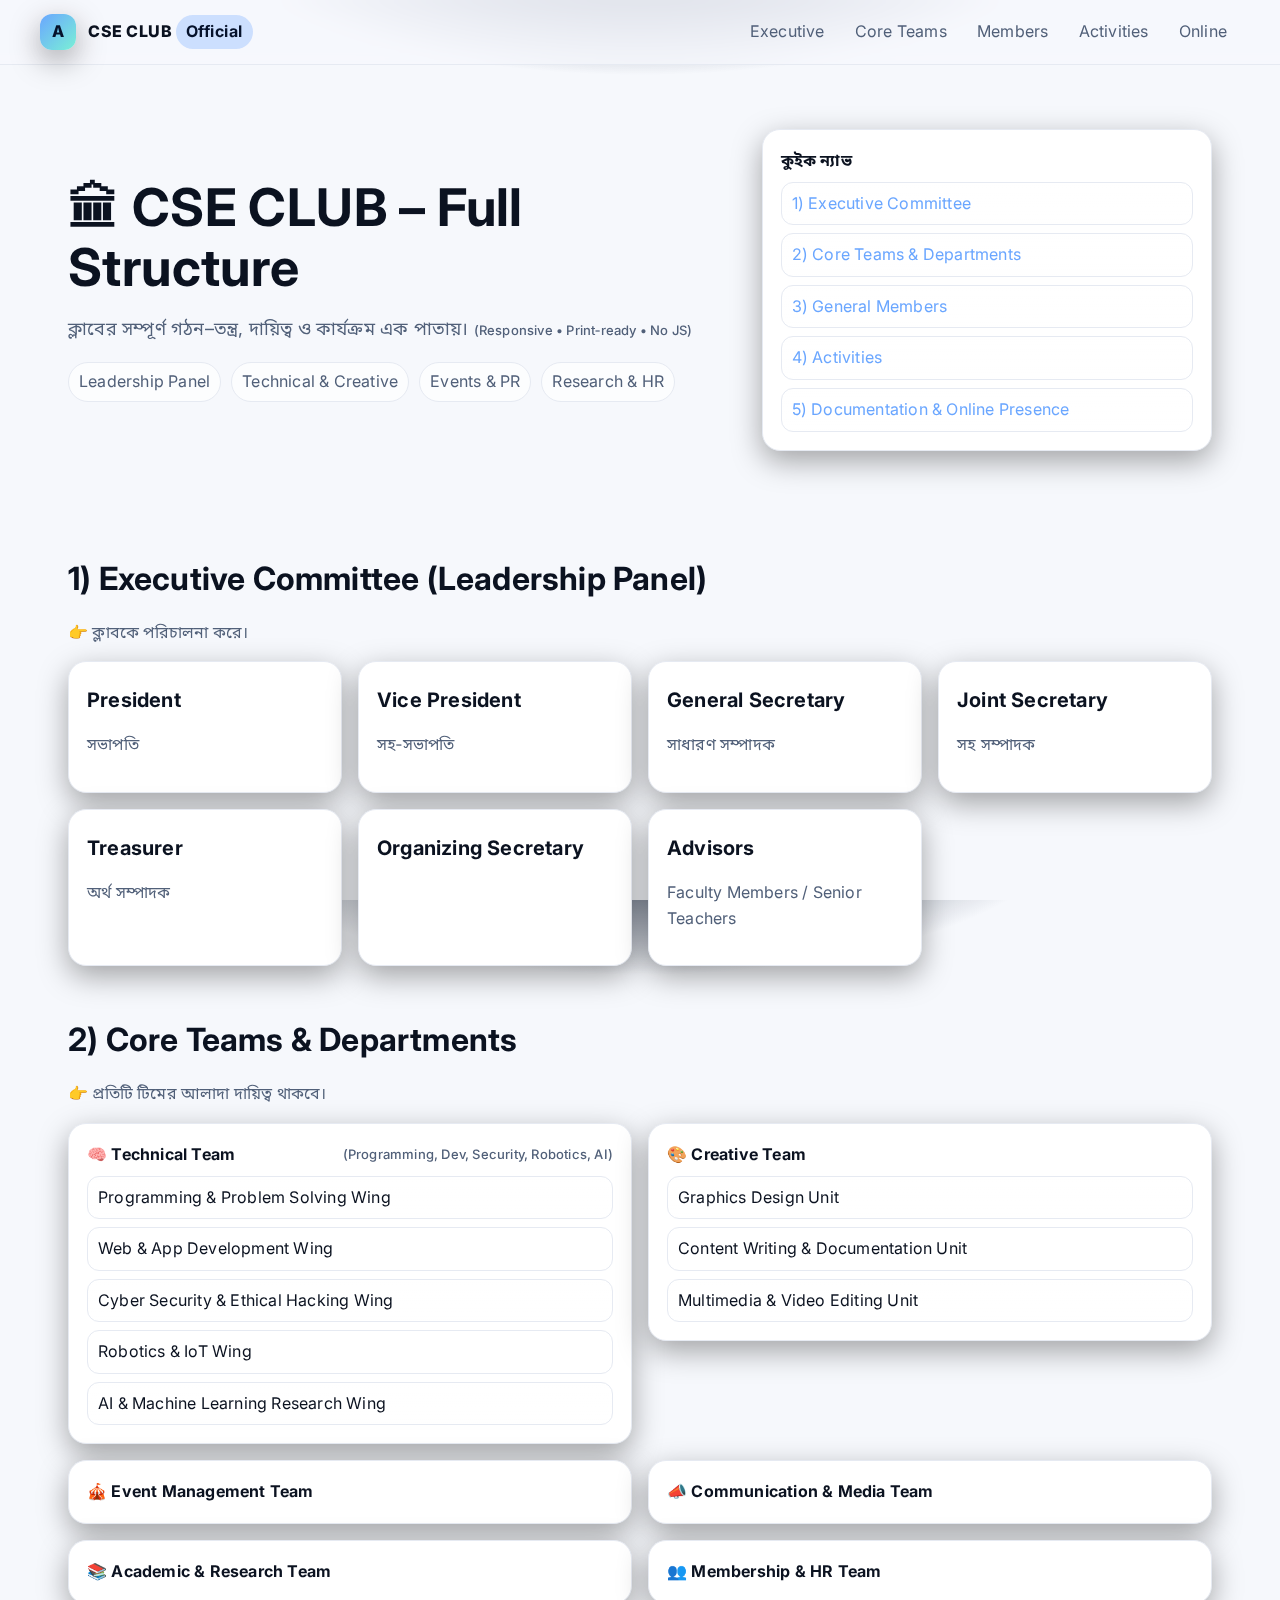
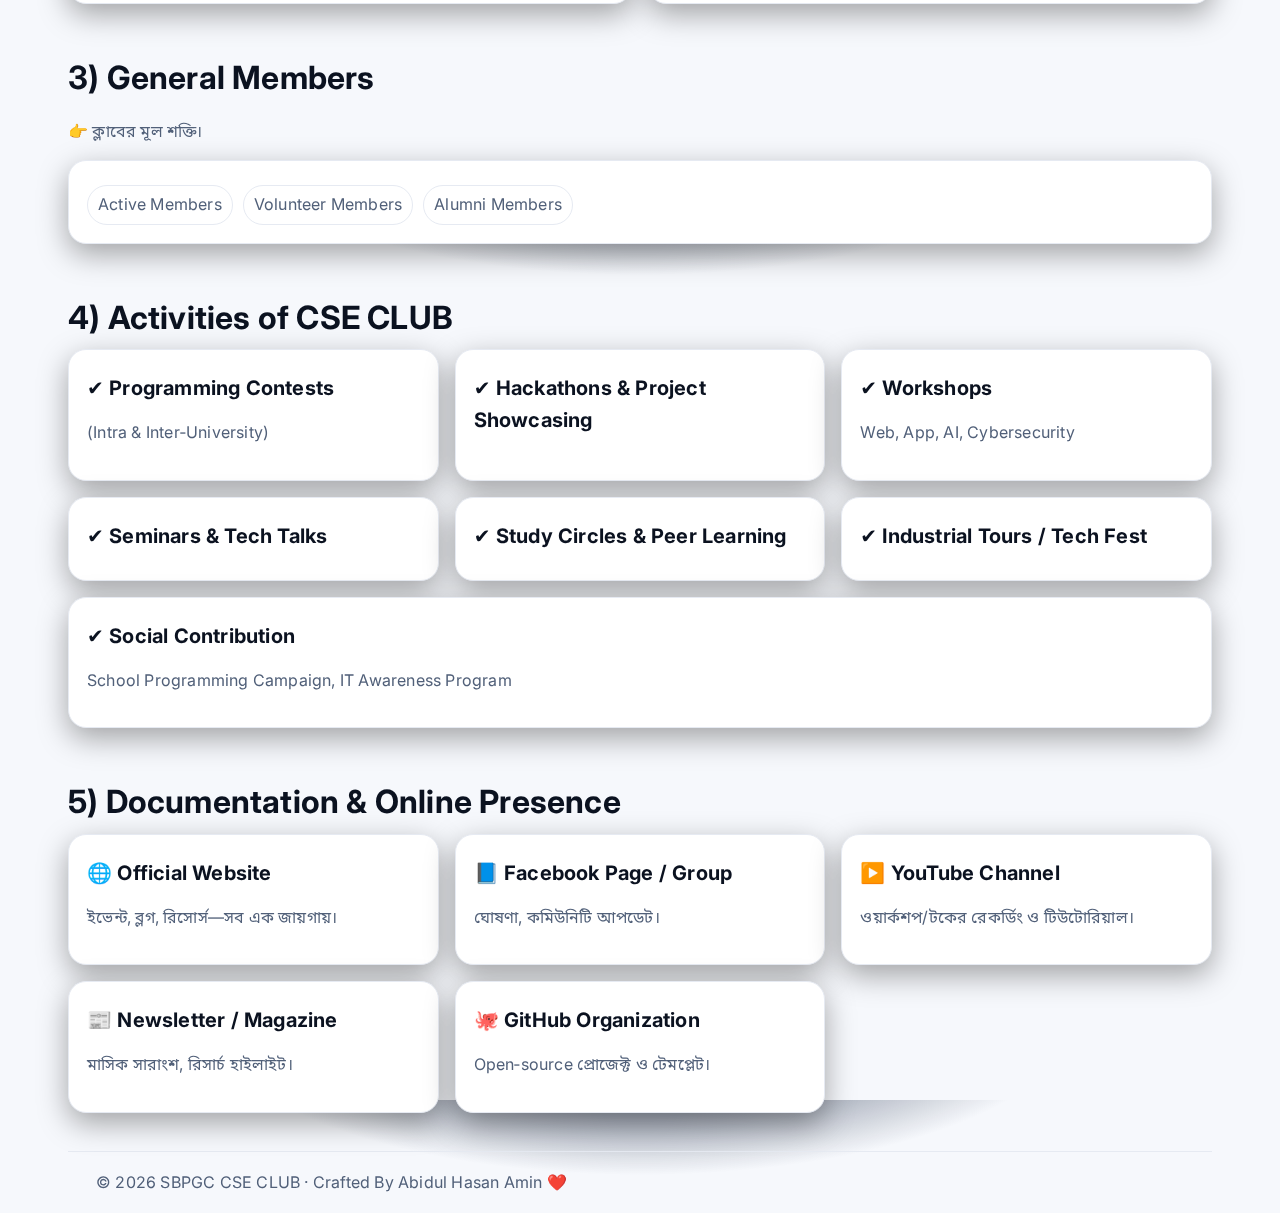
<file: CSE-basic-structure.html>
<!doctype html>
<html lang="bn">
<head>
  <meta charset="utf-8" />
  <meta name="viewport" content="width=device-width, initial-scale=1" />
  <title>CSE CLUB – Official Structure</title>
  <meta name="description" content="SBPGC CSE CLUB – Full Structure, Teams, Activities & Online Presence" />
  <link rel="preconnect" href="https://fonts.gstatic.com" crossorigin>
  <link href="https://fonts.googleapis.com/css2?family=Inter:wght@400;500;600;700;800&family=Noto+Sans+Bengali:wght@400;500;600;700&display=swap" rel="stylesheet">
  <style>
    :root{
      --bg: #0b1220;
      --card: #111b2d;
      --muted: #9db0cc;
      --text: #e8f0ff;
      --brand: #6aa6ff;
      --accent: #7af0d6;
      --ring: #3658ff44;
      --border: #24324a;
      --shadow: 0 10px 30px rgba(0,0,0,.35);
      --radius: 18px;
      --max: 1200px;
    }
    @media (prefers-color-scheme: light){
      :root{ --bg:#f6f8fc; --card:#ffffff; --text:#0b1220; --muted:#516079; --border:#e6eaf2; --ring:#3658ff22; }
      body{ background-image: radial-gradient(600px 200px at 10% 0%, #eaf1ff 0%, transparent 50%), radial-gradient(600px 200px at 90% 0%, #eefaf6 0%, transparent 50%); }
    }
    *{ box-sizing: border-box }
    html,body{ height:100% }
    body{
      margin:0; font-family: 'Inter','Noto Sans Bengali',system-ui,-apple-system,Segoe UI,Roboto,Helvetica,Arial,"Noto Sans",sans-serif;
      color:var(--text); background:var(--bg);
      line-height:1.6; letter-spacing:.2px;
      background-image: radial-gradient(800px 300px at 50% -10%, #11203d 0%, transparent 55%);
    }
    a{ color:var(--brand); text-decoration:none }
    a:hover{ text-decoration:underline }

    /* Layout */
    .container{ width:100%; max-width:var(--max); margin-inline:auto; padding-inline:clamp(16px,3vw,28px); }
    header{
      position: sticky; top: 0; z-index: 100;
      backdrop-filter: saturate(1.2) blur(8px);
      background: color-mix(in oklab, var(--bg) 80%, transparent);
      border-bottom:1px solid var(--border);
    }
    .nav{ display:flex; align-items:center; gap:18px; padding:14px 0; }
    .brand{ display:flex; align-items:center; gap:12px; font-weight:800; letter-spacing:.5px; }
    .logo{ width:36px; height:36px; border-radius:12px; display:grid; place-items:center; font-weight:800; color:#06122b; background:linear-gradient(135deg,var(--brand),var(--accent)); box-shadow:var(--shadow) }
    .spacer{ flex:1 }
    .nav a{ padding:8px 12px; border-radius:12px; color:var(--muted); border:1px solid transparent }
    .nav a:hover{ color:var(--text); border-color:var(--border); background: color-mix(in oklab, var(--card) 70%, transparent) }

    /* Hero */
    .hero{ padding: clamp(28px, 6vw, 64px) 0; }
    .hero .wrap{ display:grid; gap:18px; grid-template-columns: 1.2fr .8fr; align-items:center; }
    @media (max-width: 900px){ .hero .wrap{ grid-template-columns: 1fr; } }
    h1{ font-size: clamp(28px, 4.6vw, 52px); line-height:1.15; margin:0; letter-spacing:.4px }
    .lead{ color:var(--muted); font-size: clamp(14px, 1.6vw, 18px); }
    .chips{ display:flex; gap:10px; flex-wrap:wrap; margin-top:6px }
    .chip{ padding:6px 10px; border:1px solid var(--border); border-radius:999px; color:var(--muted); background: color-mix(in oklab, var(--card) 70%, transparent) }
    .hero-card{ background:var(--card); border:1px solid var(--border); border-radius:var(--radius); padding:18px; box-shadow:var(--shadow) }


    section{ padding: 26px 0 10px }
    .section-title{ font-size: clamp(20px, 2.6vw, 32px); margin: 12px 0 6px }
    .muted{ color:var(--muted) }


    .grid{ display:grid; gap:16px; grid-template-columns: repeat(12, 1fr) }
    .col-3{ grid-column: span 3 }
    .col-4{ grid-column: span 4 }
    .col-6{ grid-column: span 6 }
    .col-12{ grid-column: span 12 }
    @media (max-width: 1100px){ .col-6{ grid-column: span 12 } .col-4{ grid-column: span 6 } .col-3{ grid-column: span 6 } }
    @media (max-width: 620px){ .col-3,.col-4{ grid-column: span 12 } }

    .card{
      background: var(--card); border:1px solid var(--border); border-radius: var(--radius);
      padding:18px; box-shadow: var(--shadow);
    }
    .card h3{ margin:4px 0 10px; font-size: clamp(16px, 1.8vw, 20px) }
    .tag{ display:inline-flex; align-items:center; gap:8px; border:1px solid var(--border); padding:6px 10px; border-radius:10px; color:var(--muted); background: color-mix(in oklab, var(--card) 70%, transparent) }


    ul.clean{ list-style:none; padding:0; margin:6px 0 0 }
    ul.clean li{ padding:8px 10px; border:1px solid var(--border); border-radius:12px; margin-top:8px; background:linear-gradient(180deg, color-mix(in oklab, var(--card) 80%, transparent), color-mix(in oklab, var(--card) 90%, transparent)); }


    details{ border:1px solid var(--border); border-radius:14px; padding:10px 12px; background:var(--card) }
    details + details{ margin-top:10px }
    summary{ cursor:pointer; list-style:none; display:flex; align-items:center; justify-content:space-between; gap:12px; font-weight:700 }
    summary::-webkit-details-marker{ display:none }
    .hint{ color:var(--muted); font-weight:500; font-size: 13px }


    .pill{ display:inline-block; padding:4px 10px; border-radius:999px; background: color-mix(in oklab, var(--brand) 30%, transparent); color:#06122b; font-weight:700 }


    footer{ border-top:1px solid var(--border); margin-top:28px; padding:18px 0; color:var(--muted); }


    @media print{
      header, .hero .wrap > div:last-child, .chips, .hint{ display:none !important }
      body{ background:#fff; color:#000 }
      .card{ break-inside: avoid }
      a{ color:#000; text-decoration:none }
    }
  </style>
</head>
<body>
  <header>
    <div class="container nav">
      <div class="brand">
        <div class="logo">A</div>
        <div>CSE CLUB <span class="pill">Official</span></div>
      </div>
      <div class="spacer"></div>
      <nav class="links">
        <a href="#exec">Executive</a>
        <a href="#core">Core Teams</a>
        <a href="#members">Members</a>
        <a href="#activities">Activities</a>
        <a href="#online">Online</a>
      </nav>
    </div>
  </header>

  <main class="container">
    <section class="hero">
      <div class="wrap">
        <div>
          <h1>🏛 CSE CLUB – Full Structure</h1>
          <p class="lead">ক্লাবের সম্পূর্ণ গঠন–তন্ত্র, দায়িত্ব ও কার্যক্রম এক পাতায়। <span class="hint">(Responsive • Print‑ready • No JS)</span></p>
          <div class="chips">
            <span class="chip">Leadership Panel</span>
            <span class="chip">Technical & Creative</span>
            <span class="chip">Events & PR</span>
            <span class="chip">Research & HR</span>
          </div>
        </div>
        <div class="hero-card">
          <strong>কুইক ন্যাভ</strong>
          <ul class="clean">
            <li><a href="#exec">1) Executive Committee</a></li>
            <li><a href="#core">2) Core Teams & Departments</a></li>
            <li><a href="#members">3) General Members</a></li>
            <li><a href="#activities">4) Activities</a></li>
            <li><a href="#online">5) Documentation & Online Presence</a></li>
          </ul>
        </div>
      </div>
    </section>


    <section id="exec">
      <h2 class="section-title">1) Executive Committee (Leadership Panel)</h2>
      <p class="muted">👉 ক্লাবকে পরিচালনা করে।</p>
      <div class="grid">
        <div class="card col-3"><h3>President</h3><p class="muted">সভাপতি</p></div>
        <div class="card col-3"><h3>Vice President</h3><p class="muted">সহ‑সভাপতি</p></div>
        <div class="card col-3"><h3>General Secretary</h3><p class="muted">সাধারণ সম্পাদক</p></div>
        <div class="card col-3"><h3>Joint Secretary</h3><p class="muted">সহ সম্পাদক</p></div>
        <div class="card col-3"><h3>Treasurer</h3><p class="muted">অর্থ সম্পাদক</p></div>
        <div class="card col-3"><h3>Organizing Secretary</h3></div>
        <div class="card col-3"><h3>Advisors</h3><p class="muted">Faculty Members / Senior Teachers</p></div>
      </div>
    </section>


    <section id="core">
      <h2 class="section-title">2) Core Teams & Departments</h2>
      <p class="muted">👉 প্রতিটি টিমের আলাদা দায়িত্ব থাকবে।</p>

      <div class="grid">
        <div class="col-6">
          <details open class="card">
            <summary>🧠 Technical Team <span class="hint">(Programming, Dev, Security, Robotics, AI)</span></summary>
            <ul class="clean">
              <li>Programming & Problem Solving Wing</li>
              <li>Web & App Development Wing</li>
              <li>Cyber Security & Ethical Hacking Wing</li>
              <li>Robotics & IoT Wing</li>
              <li>AI & Machine Learning Research Wing</li>
            </ul>
          </details>
        </div>
        <div class="col-6">
          <details open class="card">
            <summary>🎨 Creative Team</summary>
            <ul class="clean">
              <li>Graphics Design Unit</li>
              <li>Content Writing & Documentation Unit</li>
              <li>Multimedia & Video Editing Unit</li>
            </ul>
          </details>
        </div>

        <div class="col-6">
          <details class="card">
            <summary>🎪 Event Management Team</summary>
            <ul class="clean">
              <li>Workshop & Seminar Unit</li>
              <li>Contest & Hackathon Organizer</li>
              <li>Logistic & Stage Management</li>
            </ul>
          </details>
        </div>
        <div class="col-6">
          <details class="card">
            <summary>📣 Communication & Media Team</summary>
            <ul class="clean">
              <li>Public Relations (PR) Unit</li>
              <li>Social Media Management</li>
              <li>Photography & Videography Unit</li>
            </ul>
          </details>
        </div>

        <div class="col-6">
          <details class="card">
            <summary>📚 Academic & Research Team</summary>
            <ul class="clean">
              <li>Study Circle / Group Discussion</li>
              <li>Research & Publication</li>
              <li>Journal / Blog Management</li>
            </ul>
          </details>
        </div>
        <div class="col-6">
          <details class="card">
            <summary>👥 Membership & HR Team</summary>
            <ul class="clean">
              <li>Member Recruitment & Registration</li>
              <li>Training & Mentorship</li>
              <li>Alumni Relations</li>
            </ul>
          </details>
        </div>
      </div>
    </section>


    <section id="members">
      <h2 class="section-title">3) General Members</h2>
      <p class="muted">👉 ক্লাবের মূল শক্তি।</p>
      <div class="card">
        <div class="chips">
          <span class="chip">Active Members</span>
          <span class="chip">Volunteer Members</span>
          <span class="chip">Alumni Members</span>
        </div>
      </div>
    </section>


    <section id="activities">
      <h2 class="section-title">4) Activities of CSE CLUB</h2>
      <div class="grid">
        <div class="card col-4"><h3>✔ Programming Contests</h3><p class="muted">(Intra & Inter‑University)</p></div>
        <div class="card col-4"><h3>✔ Hackathons & Project Showcasing</h3></div>
        <div class="card col-4"><h3>✔ Workshops</h3><p class="muted">Web, App, AI, Cybersecurity</p></div>
        <div class="card col-4"><h3>✔ Seminars & Tech Talks</h3></div>
        <div class="card col-4"><h3>✔ Study Circles & Peer Learning</h3></div>
        <div class="card col-4"><h3>✔ Industrial Tours / Tech Fest</h3></div>
        <div class="card col-12"><h3>✔ Social Contribution</h3><p class="muted">School Programming Campaign, IT Awareness Program</p></div>
      </div>
    </section>


    <section id="online">
      <h2 class="section-title">5) Documentation & Online Presence</h2>
      <div class="grid">
        <div class="card col-4">
          <h3>🌐 Official Website</h3>
          <p class="muted">ইভেন্ট, ব্লগ, রিসোর্স—সব এক জায়গায়।</p>
        </div>
        <div class="card col-4">
          <h3>📘 Facebook Page / Group</h3>
          <p class="muted">ঘোষণা, কমিউনিটি আপডেট।</p>
        </div>
        <div class="card col-4">
          <h3>▶️ YouTube Channel</h3>
          <p class="muted">ওয়ার্কশপ/টকের রেকর্ডিং ও টিউটোরিয়াল।</p>
        </div>
        <div class="card col-4">
          <h3>📰 Newsletter / Magazine</h3>
          <p class="muted">মাসিক সারাংশ, রিসার্চ হাইলাইট।</p>
        </div>
        <div class="card col-4">
          <h3>🐙 GitHub Organization</h3>
          <p class="muted">Open‑source প্রোজেক্ট ও টেমপ্লেট।</p>
        </div>
      </div>
    </section>

    <footer class="container">
      © <span id="y"></span> SBPGC CSE CLUB · Crafted By Abidul Hasan Amin ❤️
    </footer>
  </main>

  <script>
    // small: current year
    document.getElementById('y').textContent = new Date().getFullYear();
  </script>
</body>
</html>
</file>
